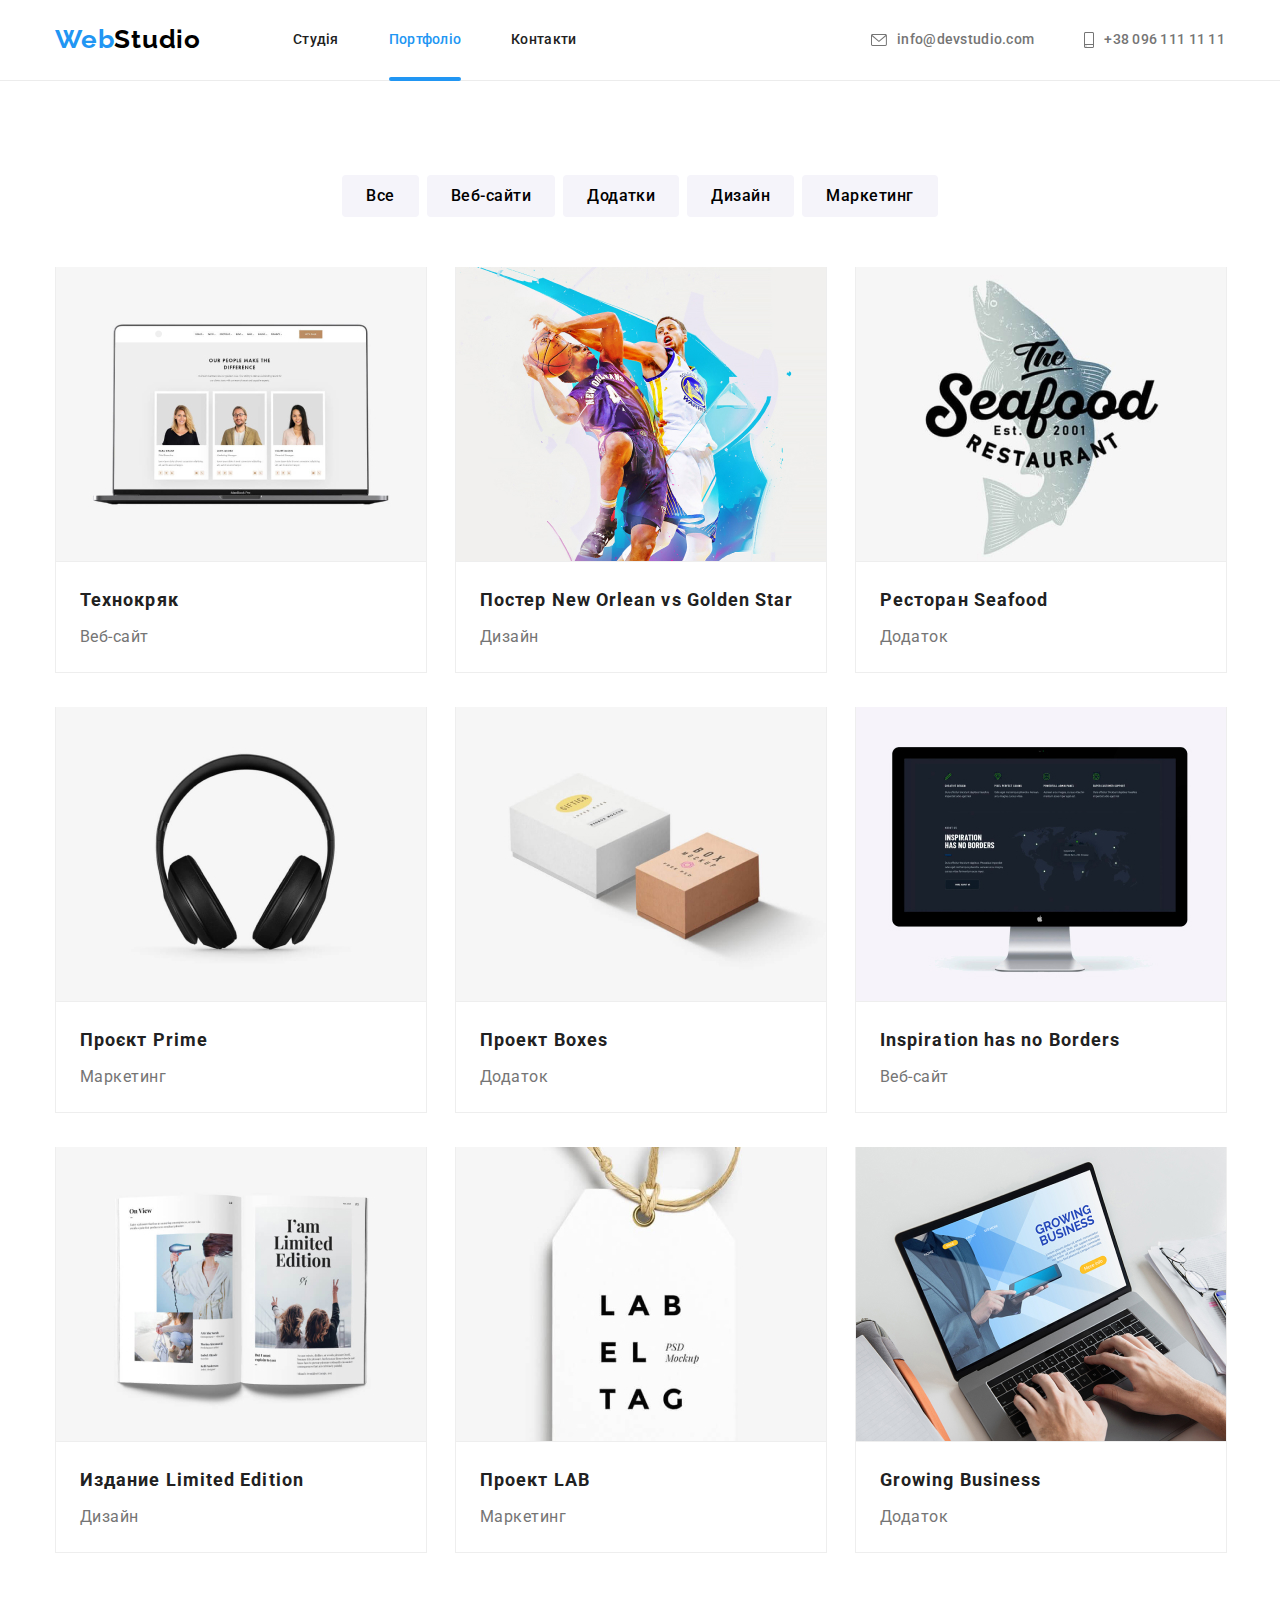
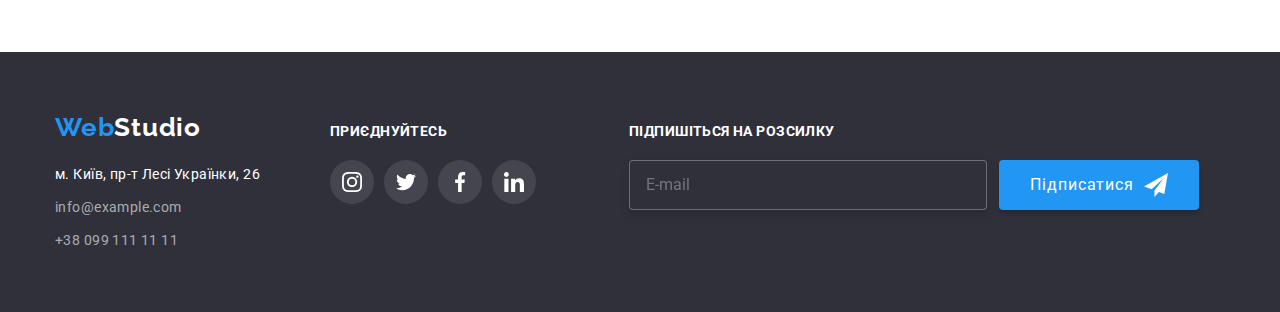
<file: portfolio.html>
<!DOCTYPE html>
<html lang="en">
<head>
    <meta charset="UTF-8">
    <meta http-equiv="X-UA-Compatible" content="IE=edge">
    <meta name="viewport" content="width=device-width, initial-scale=1.0">
    <title>Портфоліо</title>
    <!--Normalize s-->
    <link rel="stylesheet" href="https://cdn.jsdelivr.net/npm/modern-normalize@1.1.0/modern-normalize.min.css">
    <!--Normalize e-->
    <link rel="preconnect" href="https://fonts.googleapis.com">
    <link rel="preconnect" href="https://fonts.gstatic.com" crossorigin>
    <link
        href="https://fonts.googleapis.com/css2?family=Montserrat:wght@400;700&family=Raleway:wght@700&family=Roboto:wght@400;500;700;900&display=swap"
        rel="stylesheet">
    <link rel="stylesheet" href="./styles.css"/>
</head>
<body>
<!-- ХЕДЕР -->
    <header class="header-wrapper">
        <div class="container header-container">
            <nav class="header-nav">
                <a href="#" class="logo logo-header"><span class="logo-web">Web</span><span
                        class="logo-studio">Studio</span></a>
                <ul class="list header-list">
                    <li><a href="./index.html" class="site-nav">Студія</a></li>
                    <li><a href="#" class="site-nav name-studio">Портфоліо</a></li>
                    <li><a href="#" class="site-nav">Контакти</a></li>
                </ul>
            </nav>
            <ul class="list header-contacts">
                <li class="header-site">
                    <a class="contacts-header" href="info@devstudio.com">
                        <svg class="icon-contacts" width="16" height="12">
                            <use href="./icons/icons.svg#envelope"></use>
                        </svg>info@devstudio.com</a>
                </li>
                <li>
                    <a class="contacts-header" href="tell:+380961111111">
                        <svg class="icon-contacts" width="10" height="16">
                            <use href="./icons/icons.svg#smartphone"></use>
                        </svg>+38 096 111 11 11</a>
                </li>
            </ul>
        </div>
    </header>
    <main>
        <section class="section">
            <div class="container">
             <ul class="list flex-portfolio-buttons">
                 <li><button type="button" class="button-portfolio">Все</button></li>
                 <li><button type="button" class="button-portfolio">Веб-сайти</button></li>
                 <li><button type="button" class="button-portfolio">Додатки</button></li>
                 <li><button type="button" class="button-portfolio">Дизайн</button></li>
                 <li><button type="button" class="button-portfolio">Маркетинг</button></li>
             </ul>
    
              <ul class="list flex-portfolio portfolio-wrapper portfolio-title">
                 <li class="portfolio-cards">
                    <a href="#" class="link portfolio-shadow portfolio-photo">
                         <div class="portfolio-photo">
                                <img src="./images/img-tehno.jpg" alt="laptop" width="370">
                           
                               <div class="overlay">
                                  <p class="overlay-text">Ресурс пропонує комплексні пропозиції з різним рівнем функціоналу та сервісів. Все це
                                    дозволить відвідувачу отримати вичерпні відомості про компанію чи приватну особу.</p>
                               </div>
                         </div>
                        
                            <div class="portfolio-paragraph">
                                <h2 class="project-title">Технокряк</h2>
                                <p class="project-description">Веб-сайт</p>
                            </div>
                        </a>
                 </li>
 
 
                 <li class="portfolio-cards">
                     <a href="#" class="link portfolio-shadow portfolio-photo">
                        <div class="portfolio-photo">
                            <img src="./images/img-orlean.jpg" alt="Постер New Orlean vs Golden Star" width="370">
                                <div class="overlay">
                                 <p class="overlay-text">Ресурс пропонує комплексні пропозиції з різним рівнем функціоналу та сервісів. Все це  дозволить відвідувачу отримати вичерпні відомості про компанію чи приватну особу.</p>
                               </div>
                        </div>
                     
                     <div class="portfolio-paragraph"><h2 class="project-title">Постер New Orlean vs Golden Star</h2>
                     <p class="project-description">Дизайн</p></div>
                     </a>
                  </li>
                  

                 <li class="portfolio-cards">
                     <a href="#" class="link portfolio-shadow portfolio-photo">
                        <div class="portfolio-photo">
                            <img src="./images/img-seafood.jpg" alt="Seafood" width="370">
                            <div class="overlay">
                                <p class="overlay-text">Ресурс пропонує комплексні пропозиції з різним рівнем функціоналу та сервісів. Все це
                                    дозволить відвідувачу отримати вичерпні відомості про компанію чи приватну особу.</p>
                            </div>
                        </div>
                     
                     <div class="portfolio-paragraph"><h2 class="project-title">Ресторан Seafood</h2>
                     <p class="project-description">Додаток</p></div>
                     </a>
                 </li>

                 <li class="portfolio-cards">
                     <a href="#" class="link portfolio-shadow portfolio-photo">
                        <div class="portfolio-photo">
                            <img src="./images/img-prime.jpg" alt="headphone" width="370">
                            <div class="overlay">
                                <p class="overlay-text">Ресурс пропонує комплексні пропозиції з різним рівнем функціоналу та сервісів. Все це
                                    дозволить відвідувачу отримати вичерпні відомості про компанію чи приватну особу.</p>
                            </div>
                        </div>
                     <div class="portfolio-paragraph"><h2 class="project-title">Проєкт Prime</h2>
                     <p class="project-description">Маркетинг</p></div>
                     </a>
                 </li>

                 <li class="portfolio-cards">
                     <a href="#" class="link portfolio-shadow portfolio-photo">
                        <div class="portfolio-photo">
                            <img src="./images/img-boxes.jpg" alt="Boxes" width="370">
                            <div class="overlay">
                                <p class="overlay-text">Ресурс пропонує комплексні пропозиції з різним рівнем функціоналу та сервісів. Все це
                                    дозволить відвідувачу отримати вичерпні відомості про компанію чи приватну особу.</p>
                            </div>
                        </div>
                     
                     <div class="portfolio-paragraph"><h2 class="project-title">Проект Boxes</h2>
                     <p class="project-description">Додаток</p></div>
                     </a>
                 </li>


                 <li class="portfolio-cards">
                     <a href="#" class="link portfolio-shadow portfolio-photo">
                        <div class="portfolio-photo">
                            <img src="./images/img-inspiration.jpg" alt="monitor" width="370">
                            <div class="overlay">
                                <p class="overlay-text">Ресурс пропонує комплексні пропозиції з різним рівнем функціоналу та сервісів. Все це
                                    дозволить відвідувачу отримати вичерпні відомості про компанію чи приватну особу.</p>
                            </div>
                        </div>
                     
                     <div class="portfolio-paragraph"><h2 class="project-title">Inspiration has no Borders</h2>
                     <p class="project-description">Веб-сайт</p></div>
                     </a>
                 </li>


                 <li class="portfolio-cards">
                     <a href="#" class="link portfolio-shadow portfolio-photo">
                        <div class="portfolio-photo">
                            <img src="./images/img-limited.jpg" alt="magazine" width="370">
                            <div class="overlay">
                                <p class="overlay-text">Ресурс пропонує комплексні пропозиції з різним рівнем функціоналу та сервісів. Все це
                                    дозволить відвідувачу отримати вичерпні відомості про компанію чи приватну особу.</p>
                            </div>
                        </div>
                     
                     <div class="portfolio-paragraph"><h2 class="project-title">Издание Limited Edition</h2>
                    <p class="project-description">Дизайн</p></div>
                     </a>
                  </li>


                  <li class="portfolio-cards">
                     <a href="#" class="link portfolio-shadow portfolio-photo">
                        <div class="portfolio-photo">
                            <img src="./images/img-lab.jpg" alt="emblem" width="370">
                            <div class="overlay">
                                <p class="overlay-text">Ресурс пропонує комплексні пропозиції з різним рівнем функціоналу та сервісів. Все це
                                    дозволить відвідувачу отримати вичерпні відомості про компанію чи приватну особу.</p>
                            </div>
                        </div>
                     
                     <div class="portfolio-paragraph"><h2 class="project-title">Проект LAB</h2>
                    <p class="project-description">Маркетинг</p></div>
                     </a>
                  </li>


                  <li class="portfolio-cards">
                     <a href="#" class="link portfolio-shadow portfolio-photo">
                        <div class="portfolio-photo">
                            <img src="./images/img-business.jpg" alt="laptop and hands" width="370">
                            <div class="overlay">
                                <p class="overlay-text">Ресурс пропонує комплексні пропозиції з різним рівнем функціоналу та сервісів. Все це
                                    дозволить відвідувачу отримати вичерпні відомості про компанію чи приватну особу.</p>
                            </div>
                        </div>
                     
                     <div class="portfolio-paragraph"><h2 class="project-title">Growing Business</h2>
                    <p class="project-description">Додаток</p></div>
                     </a>
                  </li>
                
              </ul>
         </div>
        </section>
        
    </main>
<!-- ФУТЕР -->
    <footer class="footer">
        <div class="container footer-main">
    
    
            <div>
                <a href="#" class="logo logo-footer"><span class="logo-web">Web</span><span
                        class="logo-studio-footer">Studio</span></a>
                <address>
                    <ul class="list">
                        <li class="footer-mrgn"><a class="adress-footer" href="#">м. Київ, пр-т Лесі Українки, 26</a></li>
                        <li class="footer-mrgn"><a class="contacts-footer" href="info@example.com">info@example.com</a></li>
                        <li><a class="contacts-footer" href="tell:+380991111111">+38 099 111 11 11</a></li>
                    </ul>
                </address>
            </div>
    
    
    
    
            <div class="footer-icons">
                <h3 class="footer-join">Приєднуйтесь</h3>
                <ul class="footer-socials">
                    <li>
                        <a class="footer-socials-link link" href="#" target="_blank" rel="noopener noreferrer"
                            aria-label="Іконка Instagram">
                            <svg class="footer-socials-icon" width="20" height="20">
                                <use href="./icons/icons.svg#instagram"></use>
                            </svg>
                        </a>
                    </li>
                    <li class="socials-item">
                        <a class="footer-socials-link link" href="#" target="_blank" rel="noopener noreferrer"
                            aria-label="Іконка Twitter">
                            <svg class="footer-socials-icon" width="20" height="20">
                                <use href="./icons/icons.svg#twitter"></use>
                            </svg>
                        </a>
                    </li>
                    <li class="socials-item">
                        <a class="footer-socials-link link" href="#" target="_blank" rel="noopener noreferrer"
                            aria-label="Іконка Facebook">
                            <svg class="footer-socials-icon" width="20" height="20">
                                <use href="./icons/icons.svg#facebook"></use>
                            </svg>
                        </a>
                    </li>
                    <li class="socials-item">
                        <a class="footer-socials-link link" href="#" target="_blank" rel="noopener noreferrer"
                            aria-label="Іконка Linkedin">
                            <svg class="footer-socials-icon" width="20" height="20">
                                <use href="./icons/icons.svg#linkedin"></use>
                            </svg>
                        </a>
                    </li>
                </ul>
            </div>

            <div class="form-footer">
                <h2 class="form-footer-title">Підпишіться на розсилку</h2>
                <form class="form-footer-group">
                    <input type="email" class="form-footer-input" placeholder="E-mail">
                    <button type="submit" class="form-footer-btn">Підписатися
                        <svg width="24" height="24">
                            <use href="./icons/icons.svg#form-send"></use>
                        </svg>
                    </button>
                </form>
            </div>
        </div>
    </footer>
    </body>
    
    </html>
</file>
<file: styles.css>
/*General*/

/* html {
    box-sizing: border-box;}

*,
*::before,
*::after {
    box-sizing: inherit;}*/

:root{
    --brand-color: #2196F3;
    --footer-background-color: #2F303A;
    --text-color: #212121;
    --paragraph-color: #757575;
}

body{
    font-family: Roboto, sans-serif;
    color: var(--text-color);
}

/*скидання стилів s*/

a {
    text-decoration: none;
    color: currentColor;}

h1, h2, h3, h4, h5, h6, p {
    margin: 0;}

ul, ol {
    list-style: none;
    padding: 0;
    margin: 0;}

img{
    display: block;
}
/*скидання стилів e*/

.container {
    width: 1200px;
    margin: 0 auto;
    padding: 0 15px;
    /* outline: 1px dashed blue; */
}




/*logo*/
.header-container {
    display: flex;
    align-items: center;
}

/* скидалка для чека в формі */
.visually-hidden {
    position: absolute;
    white-space: nowrap;
    width: 1px;
    height: 1px;
    overflow: hidden;
    border: 0;
    padding: 0;
    clip: rect(0 0 0 0);
    clip-path: inset(50%);
    margin: -1px;
}
/* все */

.header-wrapper {
    border-bottom: 1px solid #ECECEC;
}
.logo {
    font-family: 'Raleway';
    font-style: normal;
    font-weight: 700;
    font-size: 26px;
    line-height: 1.2;
    letter-spacing: 0.03em;
}

.logo-header {
    width: 145px; 
    /* margin-left: 215px;  */
    margin-right: 93px;
}

.header-list {
    display: flex;
    gap: 50px;
}

.header-nav {
    display: flex;
    margin-right: auto;
    align-items: center;
}
.header-contacts {
    display: flex;
    align-items: center;
}

.header-site {
    margin-right: 50px;
   
}

/* .header-phone {
    
} */

.logo-footer {
    margin-bottom: 20px;
    display: block;
}

.logo-web {
    color: var(--brand-color);}

.logo-studio {
    color: #000000;}

.logo-studio-footer {
    color: #FFFFFF;}

a:link {
    text-decoration: none;}

.link {
    display: inline-block;} 

/*Site nav*/

.site-nav {
    font-weight: 500;
    font-size: 14px;
    line-height: 1.14;
    letter-spacing: 0.02em;
    color: var(--text-color);
    padding-top: 32px;
    padding-bottom: 32px; 
    display: block;   
    transition-property: color;
    transition-duration: 250ms;
    transition-timing-function: cubic-bezier(0.4, 0, 0.2, 1);
}



.name-studio {
    position: relative;
    color: var(--brand-color);
}

.name-studio::after {
    content: '';
    position: absolute;
    bottom: -1px;
    left: 0;
    display: block;
    background-color: #2196F3;
    height: 4px;
    width: 100%;
    border-radius: 2px;
}

.name-portfolio {
    color: var(--brand-color);}

.site-nav:hover, 
.site-nav:focus{
    color: var(--brand-color);}

.contacts-header {
    display: flex;
    text-align: center;
    color: var(--paragraph-color);
    font-weight: 500;
    font-size: 14px;
    line-height: 1.14;
    letter-spacing: 0.02em;
    padding-top: 32px;
    padding-bottom: 32px;
    align-items: center;
    transition-property: color;
    transition-duration: 250ms;
    transition-timing-function: cubic-bezier(0.4, 0, 0.2, 1);
}

.contacts-footer {
    color: rgba(100%, 100%, 100%, 60%);
    font-size: 14px;
    line-height: 1.7;
    letter-spacing: 0.03em;
    transition-property: color;
    transition-duration: 250ms;
    transition-timing-function: cubic-bezier(0.4, 0, 0.2, 1);
}

.contacts-header:hover, 
.contacts-header:focus{
    color: var(--brand-color);}

.contacts-footer:hover,
.contacts-footer:focus {
    color: var(--brand-color);}

.adress-footer {
    color: #FFFFFF;
    font-size: 14px;
    line-height: 1.7;
    letter-spacing: 0.03em;
    width: 231px;
    transition-property: color;
    transition-duration: 250ms;
    transition-timing-function: cubic-bezier(0.4, 0, 0.2, 1);
}


.adress-footer:hover, 
.adress-footer:focus {
    color: var(--brand-color);}

.footer {
    justify-content: baseline;
    background-color: var(--footer-background-color);
    padding: 60px 0;
    margin: 0 auto;
}

.footer-main {
    display: flex;
    align-items: baseline;
}

.footer-mrgn {
    margin-bottom: 9px;
}

.list{
    list-style: none;
    font-style: normal;
}

/*hero*/
.hero {
    color: #FFFFFF;
    text-align: center;
    text-transform: uppercase;
    font-weight: 900;
    font-size: 44px;
    line-height: 1.4;
    letter-spacing: 0.06em;
    width: 696px;
    text-align: center;
    margin-left: 252px;
}

.hero-section {
    background-color: var(--footer-background-color);
    padding: 200px 0;
    max-width: 1600px;
    margin: 0 auto;
    text-align: center;

    background-image: linear-gradient(to right, rgba(47, 48, 58, 0.4), rgba(47, 48, 58, 0.4)), 
    url(../goit-markup-hw-04/images/Solution.png); 
    
    
    background-repeat: no-repeat;
    background-position: center;
    background-size: cover;
}

/*Button*/
.button{
    background-color: var(--brand-color);
    color: #ffffff;
    font-weight: 700;
    font-size: 16px;
    line-height: 1.8;
    border-color: transparent;
    border-radius: 4px;
    letter-spacing: 0.06em;
    cursor: pointer;
    /* width: 200px; */
    /* margin: 30px 692px 200px 692px; */
    margin-top: 30px;
    min-width: 220px;
    min-height: 50px;
    padding: 9px 31px;

    transition-property: color, background-color;
    transition-duration: 250ms;
    transition-timing-function: cubic-bezier(0.4, 0, 0.2, 1);
}

.button:hover,
.button:focus {
    background-color: #117dd4;
}



.title {
    font-weight: 700;
    font-size: 36px;
    line-height: 1.17;
    text-align: center;
    letter-spacing: 0.03em; 
    margin-bottom: 50px;
}

.about-title h3 {
    font-weight: 700;
    font-size: 14px;
    line-height: 1.14;
    letter-spacing: 0.03em;
    text-transform: uppercase;
    margin-bottom: 10px;
}

.about-paragraph {
    font-size: 14px;
    line-height: 1.7;
    letter-spacing: 0.03em;
    color: var(--paragraph-color);
    width: 270px;
}

.thumb {
    position: relative;
    overflow: hidden;
    background-color: #fff;
}

.thumb>.label {
    position: absolute;
    bottom: 0;
    margin: 0;
    width: 370px;
    height: 70px;
    padding: 27px 90px;
    font-weight: 700;
    font-size: 14px;
    line-height: 1.14;
    text-align: center;
    letter-spacing: 0.03em;
    text-transform: uppercase;
    background-color: rgba(47, 48, 58, 0.8);
    color: #fff;
}

.team {
    background-color: #F5F4FA;
}

.team-name {
    font-weight: 500;
    font-size: 16px;
    line-height: 1.18;
    letter-spacing: 0.03em;
    text-align: center;
    margin-bottom: 10px;
}

.team-position {
    color: var(--paragraph-color);
    font-size: 16px;
    line-height: 1.18;
    letter-spacing: 0.03em;
    text-align: center;
    margin-bottom: 16px;
}

.team-about{
    padding-top: 30px;
    padding-bottom: 30px;
}

.team-wrapper {
    /* padding-left: 5px;
    padding-right: 5px; */
    /* padding-top: 30px; */
    /* padding-bottom: 30px; */
    background-color: #FFFFFF;
    box-shadow: 0px 1px 3px rgba(0, 0, 0, 0.12), 0px 1px 1px rgba(0, 0, 0, 0.14), 0px 2px 1px rgba(0, 0, 0, 0.2);
    border-radius: 0px 0px 4px 4px;
    
}

/*section about*/

.flex-team {
    display: flex;
    gap: 30px;
}

.flex-works {
    display: flex;
    gap: 30px;
}

.flex-details {
    display: flex;
    gap: 30px;
}

.section {
    padding-top: 94px;
    padding-bottom: 94px;
}

.section-about {
    text-align: center;
    margin-left: auto;
    margin-right: auto;


}
.section-paragraph {
    padding-top: 93px;
}

/* SOCIALS ICONS*/

.socials {
    display: flex;
    align-items: center;
    justify-content: center;
    gap: 10px;
}

/* .socials-item{

} */

.socials-link{
    display: flex;
    align-items: center;
    justify-content: center;
    width: 44px;
    height: 44px;
    background-color: #ffffff;
    border-radius: 50%;
    transition-property: background-color, border-color;
    transition-duration: 250ms;
    transition-timing-function: cubic-bezier(0.4, 0, 0.2, 1);
    
}

.socials-icon{
    fill: #AFB1B8;
    transition-property: fill;
    transition-duration: 250ms;
    transition-timing-function: cubic-bezier(0.4, 0, 0.2, 1);
    
}

.socials-link:hover,
.socials-link:focus {
    background-color: var(--brand-color);
    border-color: var(--brand-color);
}

.socials-link:hover .socials-icon,
.socials-link:focus .socials-icon {
    fill: #FFFFFF;
}



.about-icon {
    display: flex;
    background-color: #F5F4FA;
    width: 270px;
    height: 120px;
    align-items: center;
    justify-content: center;
    border-radius: 4px;
    margin-bottom: 30px;

}

.clients {
    display: flex;
    align-items: center;
    gap: 30px;
    
}

.clients-link {
    display: flex;
    align-items: center;
    justify-content: center;
    width: 170px;
    height: 92px;
    border: 1px solid #AFB1B8;
    border-radius: 4px;
    transition-property: border-color;
    transition-duration: 250ms;
    transition-timing-function: cubic-bezier(0.4, 0, 0.2, 1);

}

.icons-clients {
    display: flex;
    align-items: center;
    justify-content: center;
    width: 170px;
    height: 92px;
   
}


.clients-link:hover .socials-icon ,
.clients-link:focus .socials-icon {
    fill: var(--brand-color);
    
}

.clients-link:hover,
.clients-link:focus {
    border-color: var(--brand-color);
}

.icon-contacts {
    fill: currentColor;
    margin-right: 10px;
}


.icon-contacts:hover,
.icon-contacts:focus {
    fill: var(--brand-color);
}

.footer-join {
    font-weight: 700;
    font-size: 14px;
    line-height: 1.14;
    letter-spacing: 0.03em;
    text-transform: uppercase;
    color: #FFFFFF;
    margin-bottom: 20px;
    text-align: left;
}

.footer-icons {
    display: block;
    text-align: center;
    justify-content: center;
    margin-left: 70px;
}

.footer-socials-icon {
    fill: #FFFFFF;
    transition-property: fill;
    transition-duration: 250ms;
    transition-timing-function: cubic-bezier(0.4, 0, 0.2, 1);
}

.footer-socials {
    display: flex;
    align-items: center;
    justify-content: center;
    gap: 10px;
}

.footer-socials-link {
    display: flex;
    align-items: center;
    justify-content: center;
    width: 44px;
    height: 44px;
    background-color: rgba(255, 255, 255, 0.1);
    border-radius: 50%;
    transition-property: background-color;
    transition-duration: 250ms;
    transition-timing-function: cubic-bezier(0.4, 0, 0.2, 1);
}

.footer-socials-link:hover,
.footer-socials-link:focus {
    background-color: var(--brand-color);
}

.footer-socials-link:hover .footer-socials-icon,
.footer-socials-link:focus .footer-socials-icon {
    fill: #FFFFFF;
}

/* PORTFOLIO */

.project-title {
    color: var(--text-color);
    font-weight: 700;
    font-size: 18px;
    line-height: 2;
    letter-spacing: 0.06em;
}

.project-description {
    font-size: 16px;
    line-height: 30px;
    letter-spacing: 0.03em;
    color: var(--paragraph-color);
}
.button-portfolio {
    background-color: #F5F4FA;
    font-weight: 500;
    font-size: 16px;
    line-height: 1.6;
    letter-spacing: 0.03em;
    border-color: transparent;
    border-radius: 4px;
    cursor: pointer;
    padding: 6px 22px;
    transition-property: color, background-color, box-shadow;
    transition-duration: 250ms;
    transition-timing-function: cubic-bezier(0.4, 0, 0.2, 1);
}

.button-portfolio:hover,
.button-portfolio:focus {
    background-color: var(--brand-color);
    color: #FFFFFF;
    box-shadow: 0px 3px 1px rgba(0, 0, 0, 0.1), 0px 1px 2px rgba(0, 0, 0, 0.08), 0px 2px 2px rgba(0, 0, 0, 0.12);
}

.flex-portfolio-buttons {
    display: flex;
    margin-bottom: 50px;
    justify-content: center;
    gap: 8px;
}

.flex-portfolio {
    display: flex;
    flex-wrap: wrap;
    margin-top: -30px;
    margin-left: -30px;
}

.portfolio-cards {
    
    flex-basis: calc(100% / 3 - 30px);
    margin-top: 30px;
    margin-left: 30px;
    max-width: 370px;
}




/* OVERLAY */
  
.portfolio-photo {
    position: relative;
    overflow: hidden;
}



.overlay {
    position: absolute;
    top: 0;
    left: 0;

    transform: translateY(100%);

    display: flex;
    align-items: center;
    justify-content: center;
   
    width: 100%;
    height: 100%;
    padding: 63px 24px;
    background-color: rgba(33, 150, 243, 0.9);
    
    transition: transform 250ms cubic-bezier(0.4, 0, 0.2, 1);
}

.portfolio-photo:hover .overlay,
.portfolio-photo:focus .overlay {
    transform: translateY(0);
}

.overlay-text {
    color: #FFFFFF;
    text-align: left;
    font-size: 18px;
    letter-spacing: 0.03em;
    line-height: 1.5;
    user-select: none;
}

.portfolio-wrapper div {
    border: 1px solid #EEEEEE; 
    border-top: none;
}
.portfolio-title h2 {
    margin-bottom: 4px;
}

.portfolio-shadow {
    transition-property: box-shadow;
    transition-duration: 250ms;
    transition-timing-function: cubic-bezier(0.4, 0, 0.2, 1);}

.portfolio-shadow:hover,
.portfolio-shadow:focus {
    box-shadow: 0px 1px 1px rgba(0, 0, 0, 0.12), 0px 4px 4px rgba(0, 0, 0, 0.06), 1px 4px 6px rgba(0, 0, 0, 0.16);
}

.portfolio-paragraph {
    padding: 20px 24px;
}

/* МОДАЛЬНЕ ВІКНО */

.backdrop {
    position: fixed;
    top: 0;
    left: 0;
    z-index: 100;
    display: flex;
    align-items: center;
    justify-content: center;

    width: 100%;
    height: 100%;

    background-color: rgba(0, 0, 0, 0.2);
    
    opacity: 1;
    visibility: visible;
    pointer-events: initial;

    transition: opacity 250ms cubic-bezier(0.4, 0, 0.2, 1), visibility 250ms cubic-bezier(0.4, 0, 0.2, 1);
}

.backdrop.is-hidden {
    opacity: 0;
    visibility: hidden;
    pointer-events: none;
}

.modal {
    position: absolute;
    top: 50%;
    left: 50%;
    transform: translate(-50%, -50%) scale(1) rotate(0);

    width: 528px;
    height: 581px;
   
    background-color: #FFFFFF;
    box-shadow: 0px 1px 3px rgba(0, 0, 0, 0.12), 0px 1px 1px rgba(0, 0, 0, 0.14), 0px 2px 1px rgba(0, 0, 0, 0.2);
    border-radius: 4px;
    transition: transform 250ms cubic-bezier(0.4, 0, 0.2, 1) 250ms, opacity 250ms cubic-bezier(0.4, 0, 0.2, 1) 250ms;
}
.backdrop.is-hidden .modal {
    opacity: 0;
    transform: translate(-50%, -50%) scale(0.3) rotate(1turn);
}

.modal-btn {
    position: absolute;
    padding: 0;
    display: flex;
    align-items: center;
    justify-content: center;
    padding-top: 9px;
    padding-right: 9px;
    padding-bottom: 9px;
    padding-left: 9px;
    top: 10px;
    right: 10px;
    width: 30px;
    height: 30px;
    border-radius: 50%;
    border: 1px solid rgba(0, 0, 0, 0.1);
    background-color: transparent;
    cursor: pointer;
}

.modal-btn-close {
    transition-property: fill;
    transition-duration: 250ms;
    transition-timing-function: cubic-bezier(0.4, 0, 0.2, 1);
}

.modal-btn-close:hover {
    fill: #2196F3;
}
/* ФОРМА */

.modal-form {
    display: flex;
    flex-direction: column;
    width: 528px;
    min-height: 581px;
    padding: 40px;
    margin: 0 auto;
    
    box-shadow: 0px 1px 3px rgba(0, 0, 0, 0.12), 0px 1px 1px rgba(0, 0, 0, 0.14), 0px 2px 1px rgba(0, 0, 0, 0.2);
}

.modal-form-input{
    box-sizing: border-box;
    margin-bottom: 10px;
    padding-left: 40px;
    width: 448px;
    height: 40px;
    border: 1px solid rgba(33, 33, 33, 0.2);
    border-radius: 4px;
    outline: transparent;
    transition-property: border-color;
    transition-duration: 250ms;
    transition-timing-function: cubic-bezier(0.4, 0, 0.2, 1);
}

.modal-form-input:focus {
    border: 1px solid #2196F3;
}

.modal-form-icon:focus {
    fill: #2196F3;
}

.modal-form-input:focus + .modal-form-icon {
    fill: #2196F3;
}
.modal-form-label{
    font-weight: 400;
    font-size: 12px;
    line-height: 1.16;
    letter-spacing: 0.01em;
    color: #757575;
    margin-bottom: 4px;
    
}

.modal-form-textarea {
    resize: none;
    box-sizing: border-box;
    margin-bottom: 20px;
    padding: 12px 16px;
    width: 448px;
    height: 120px;
    border: 1px solid rgba(33, 33, 33, 0.2);
    border-radius: 4px;
    outline: transparent;
}
.modal-form-textarea:focus{
    border: 1px solid #2196F3;
}

.modal-form-textarea::placeholder {
    font-weight: 400;
    font-size: 12px;
    line-height: 1.16;
    letter-spacing: 0.01em;
    color: rgba(117, 117, 117, 0.5);
}
.modal-form-group {
    position: relative;
}

.modal-form-icon{
    position: absolute;
    top: 32px;
    left: 15px;
    bottom: 14px;
}
.form-checkbox-text{
    font-weight: 400;
    font-size: 14px;
    line-height: 1.7;
    letter-spacing: 0.03em;
    color: #757575;
    user-select: none;
}

.register-form-agreement{
    display: flex;
    align-items: center;
    justify-content: center;
    gap: 8px;
}

.form-terms {
    color:#2196F3;
    text-decoration: underline;
}

.register-icon-check {
    opacity: 0;
    transition-property: opacity;
    transition-duration: 250ms;
    transition-timing-function: cubic-bezier(0.4, 0, 0.2, 1);
}
.register-checkbox:checked + .register-icon .register-icon-uncheck {
    opacity: 0;
}

.register-checkbox:checked+.register-icon .register-icon-check {
    opacity: 1;
}

.modal-form-btn {
    letter-spacing: 0.06em;
    width: 200px;
    height: 50px;
    color: #FFFFFF;
    background: #2196F3;
    box-shadow: 0px 4px 4px rgba(0, 0, 0, 0.15);
    border-radius: 4px;
    border-color: transparent;
    margin-top: 30px;
    margin-left: 124px;
    transition-property: box-shadow;
    transition-duration: 250ms;
    transition-timing-function: cubic-bezier(0.4, 0, 0.2, 1);
    cursor: pointer;
}

.modal-form-btn:hover,
.modal-form-btn:focus {
    background-color: #188CE8;
}

.modal-form-title{
    display: block;
    margin-bottom: 12px;
    width: 448px;
    height: 23px;
    font-size: 20px;
    line-height: 1.15;
    text-align: center;
    letter-spacing: 0.03em;
    color: #212121;
}

/* form-footer */
.form-footer{
    margin-left: 93px;
}

.form-footer-title{
    font-size: 14px;
    line-height: 1.14;
    letter-spacing: 0.03em;
    text-transform: uppercase;
    margin-bottom: 20px;
    color: #FFFFFF;
}

.form-footer-group{
    display: flex;
    align-items: center;
    text-align: center;
    justify-content: center;
}
.form-footer-input{
    box-sizing: border-box;
    width: 358px;
    height: 50px;
    border: 1px solid rgba(255, 255, 255, 0.3);
    filter: drop-shadow(0px 4px 4px rgba(0, 0, 0, 0.15));
    border-radius: 4px;
    background-color: #2F303A;
    padding: 15px 16px;
}

.form-footer-btn {
    display: flex;
    width: 200px;
    height: 50px;
    align-items: center;
    text-align: center;
    justify-content: center;
    background: #2196F3;
    box-shadow: 0px 4px 4px rgba(0, 0, 0, 0.15);
    border-radius: 4px;
    margin-left: 12px;
    letter-spacing: 0.06em;
    color: #FFFFFF;
    gap: 10px;
    border-color: transparent;
}
</file>
